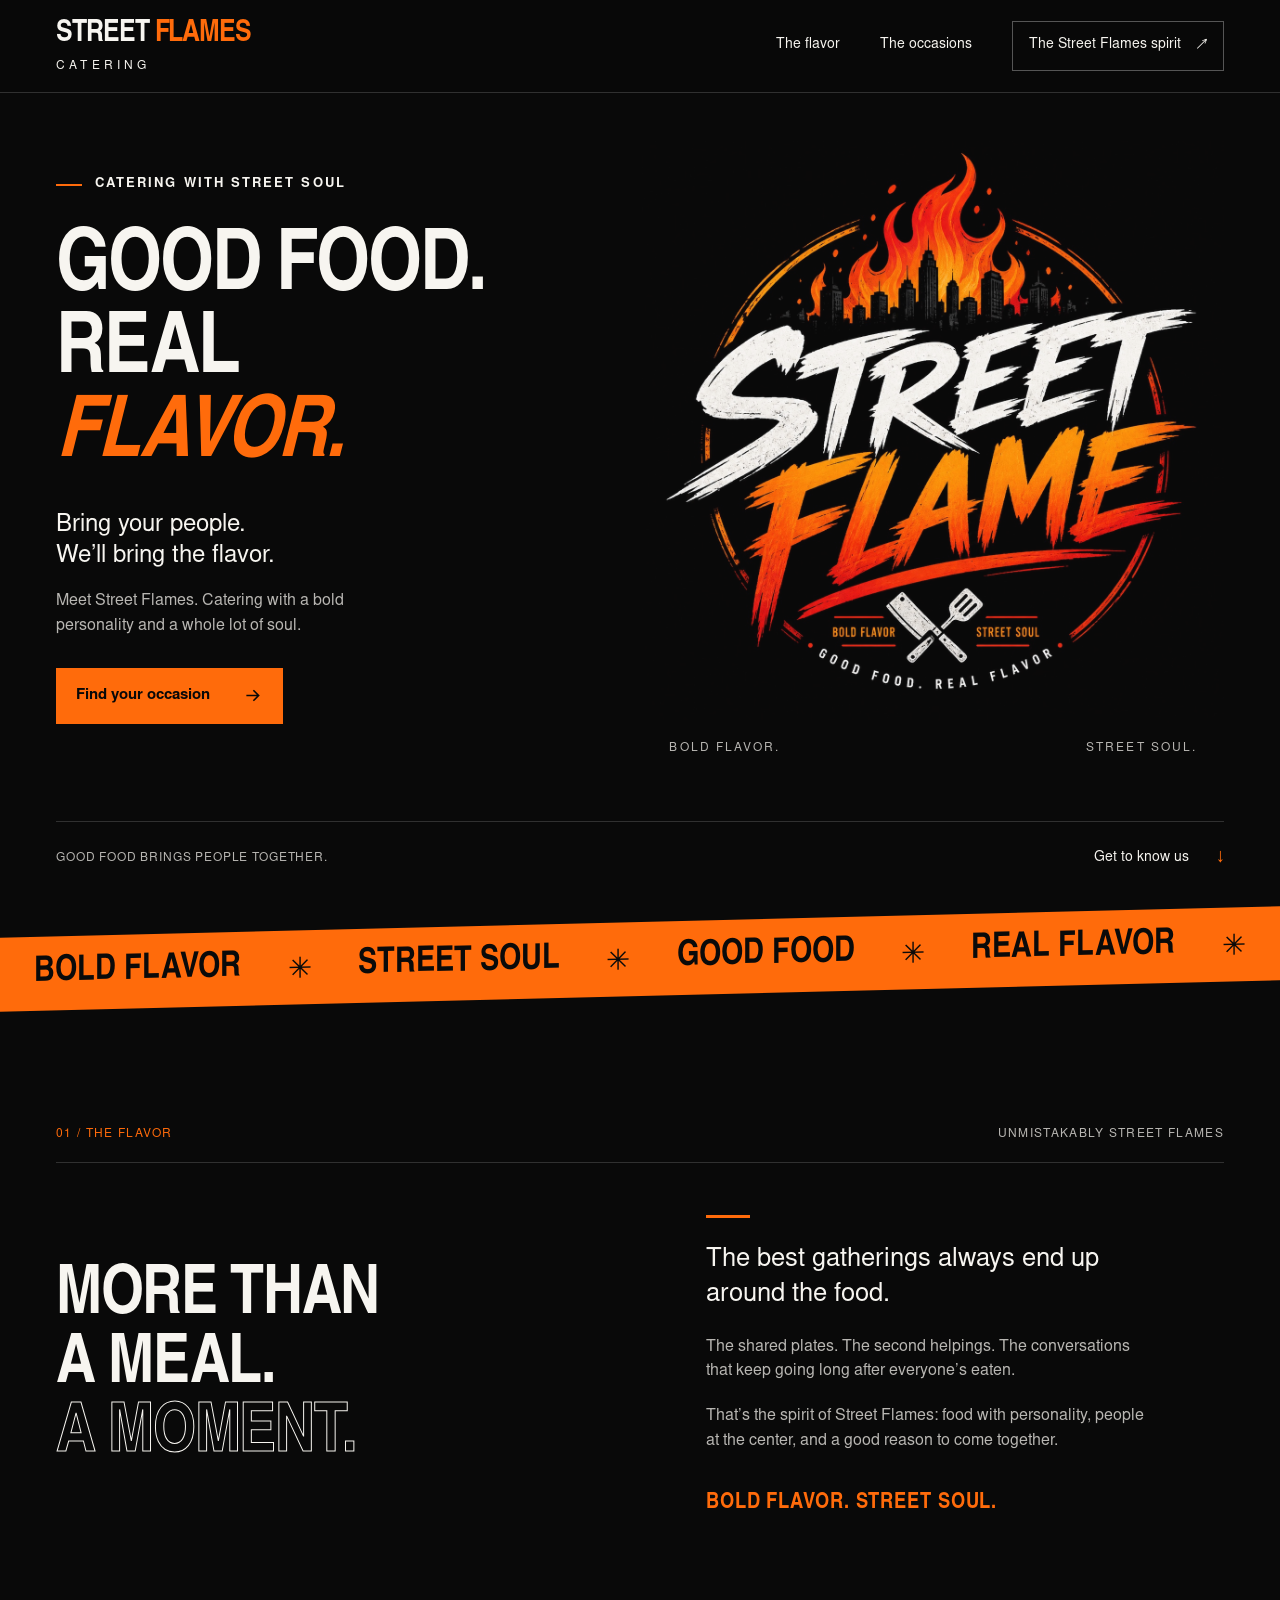
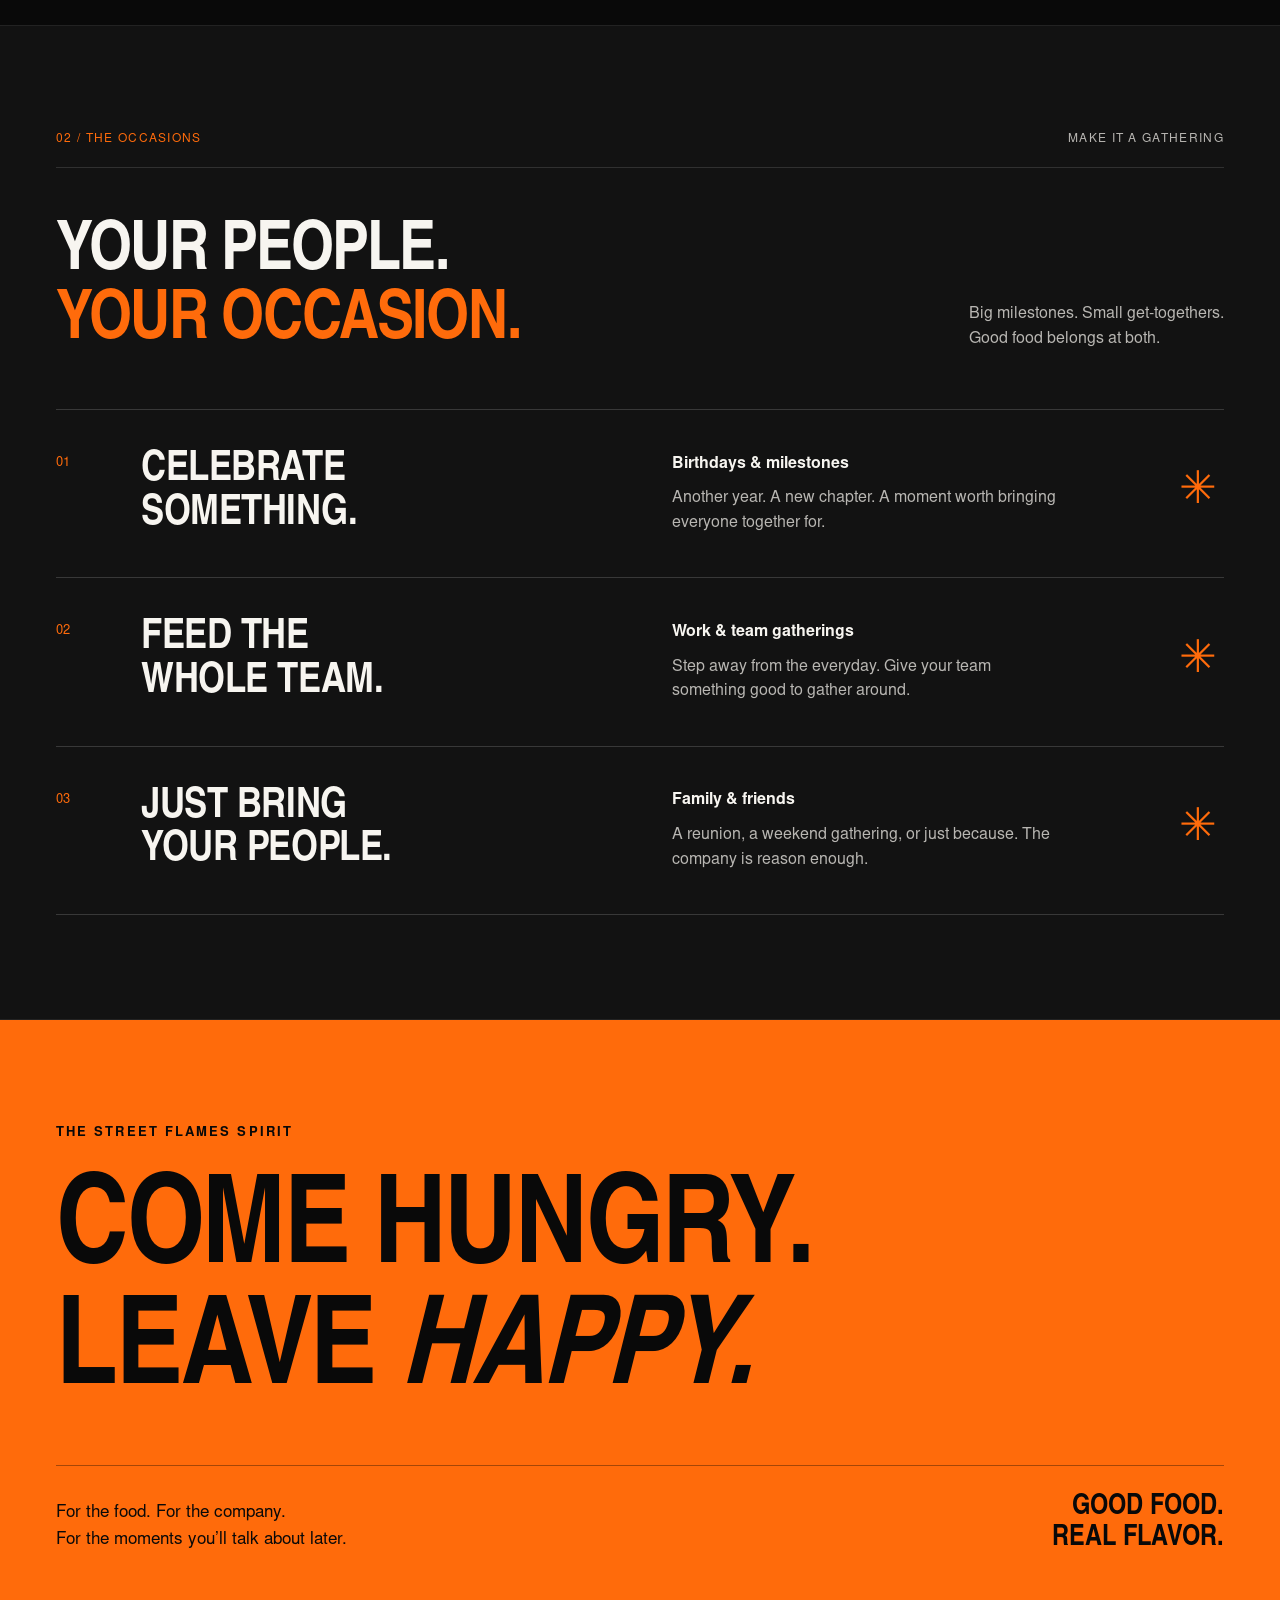
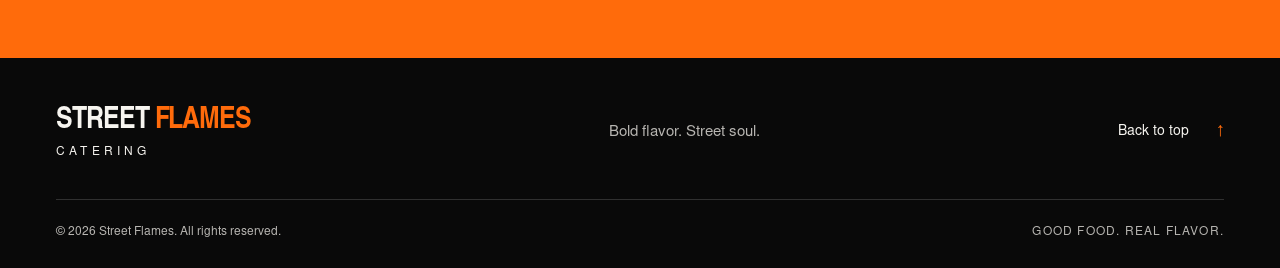
<file: index.html>
<!doctype html>
<html lang="en">
<head>
  <meta charset="UTF-8">
  <meta name="viewport" content="width=device-width, initial-scale=1">
  <meta name="theme-color" content="#090909">
  <meta name="description" content="Street Flames catering. Bold flavor, street soul, and good food that brings people together.">
  <title>Street Flames — Bold Flavor. Street Soul.</title>
  <link rel="icon" href="./assets/street-flames-logo.jpeg" type="image/jpeg">
  <link rel="preload" href="./assets/display.woff" as="font" type="font/woff" crossorigin>
  <link rel="stylesheet" href="./styles.css">
  <script src="./script.js" defer></script>
</head>
<body id="top">
  <a class="skip-link" href="#main">Skip to content</a>
  <header class="site-header">
    <div class="header-inner wrap">
      <a class="wordmark" href="#top" aria-label="Street Flames, home">STREET <span>FLAMES</span><small>CATERING</small></a>
      <button class="menu-toggle" aria-expanded="false" aria-controls="navigation" type="button"><span class="menu-label">Menu</span><span class="menu-lines" aria-hidden="true"></span></button>
      <nav id="navigation" aria-label="Main navigation">
        <a href="#about">The flavor</a>
        <a href="#occasions">The occasions</a>
        <a class="nav-cta" href="#street-soul">The Street Flames spirit <span aria-hidden="true">↗</span></a>
      </nav>
    </div>
  </header>
  <main id="main">
    <section class="hero wrap" aria-labelledby="hero-title">
      <div class="hero-copy">
        <p class="eyebrow"><span aria-hidden="true" class="little-rule"></span> CATERING WITH STREET SOUL</p>
        <h1 id="hero-title">GOOD FOOD.<br>REAL <em>FLAVOR.</em></h1>
        <p class="hero-description">Bring your people.<br>We’ll bring the flavor.</p>
        <p class="hero-intro">Meet Street Flames. Catering with a bold personality and a whole lot of soul.</p>
        <a class="button" href="#occasions">Find your occasion <svg aria-hidden="true" width="21" height="21" viewBox="0 0 24 24" fill="none"><path d="M5 12h14m-6-6 6 6-6 6" stroke="currentColor" stroke-width="1.8"/></svg></a>
      </div>
      <figure class="hero-art">
        <img src="./assets/street-flames-logo.jpeg" alt="Street Flame logo: a city skyline surrounded by orange and red flames, white Street lettering, orange Flame lettering, and crossed cooking utensils." width="1254" height="1254" fetchpriority="high">
        <figcaption><span>BOLD FLAVOR.</span><span>STREET SOUL.</span></figcaption>
      </figure>
      <div class="hero-bottom"><span>GOOD FOOD BRINGS PEOPLE TOGETHER.</span><a href="#about">Get to know us <span aria-hidden="true">↓</span></a></div>
    </section>
    <div class="brand-strip" aria-hidden="true"><div><span>BOLD FLAVOR</span><b>✳</b><span>STREET SOUL</span><b>✳</b><span>GOOD FOOD</span><b>✳</b><span>REAL FLAVOR</span><b>✳</b></div></div>
    <section class="about wrap section-space" id="about" aria-labelledby="about-title">
      <div class="section-label"><span>01 / THE FLAVOR</span><span class="small-tag">UNMISTAKABLY STREET FLAMES</span></div>
      <div class="about-grid">
        <h2 id="about-title">MORE THAN<br>A MEAL.<br><span class="outline-text">A MOMENT.</span></h2>
        <div class="about-copy"><span class="accent-rule" aria-hidden="true"></span><p class="lead">The best gatherings always end up around the food.</p><p>The shared plates. The second helpings. The conversations that keep going long after everyone’s eaten.</p><p>That’s the spirit of Street Flames: food with personality, people at the center, and a good reason to come together.</p><p class="signature">BOLD FLAVOR. STREET SOUL.</p></div>
      </div>
    </section>
    <section class="occasions section-space" id="occasions" aria-labelledby="occasions-title">
      <div class="wrap">
        <div class="section-label"><span>02 / THE OCCASIONS</span><span class="small-tag">MAKE IT A GATHERING</span></div>
        <div class="occasions-heading"><h2 id="occasions-title">YOUR PEOPLE.<br><span class="orange-text">YOUR OCCASION.</span></h2><p>Big milestones. Small get-togethers.<br>Good food belongs at both.</p></div>
        <div class="occasion-list">
          <article class="occasion"><span class="occasion-number">01</span><h3>CELEBRATE<br>SOMETHING.</h3><div><p class="occasion-category">Birthdays & milestones</p><p>Another year. A new chapter. A moment worth bringing everyone together for.</p></div><span class="occasion-mark" aria-hidden="true">✳</span></article>
          <article class="occasion"><span class="occasion-number">02</span><h3>FEED THE<br>WHOLE TEAM.</h3><div><p class="occasion-category">Work & team gatherings</p><p>Step away from the everyday. Give your team something good to gather around.</p></div><span class="occasion-mark" aria-hidden="true">✳</span></article>
          <article class="occasion"><span class="occasion-number">03</span><h3>JUST BRING<br>YOUR PEOPLE.</h3><div><p class="occasion-category">Family & friends</p><p>A reunion, a weekend gathering, or just because. The company is reason enough.</p></div><span class="occasion-mark" aria-hidden="true">✳</span></article>
        </div>
      </div>
    </section>
    <section class="spirit section-space" id="street-soul" aria-labelledby="spirit-title">
      <div class="wrap spirit-inner">
        <p class="eyebrow">THE STREET FLAMES SPIRIT</p>
        <h2 id="spirit-title">COME HUNGRY.<br>LEAVE <em>HAPPY.</em></h2>
        <div class="spirit-bottom"><p>For the food. For the company.<br>For the moments you’ll talk about later.</p><p class="spirit-signoff">GOOD FOOD.<br>REAL FLAVOR.</p></div>
      </div>
    </section>
  </main>
  <footer class="site-footer wrap">
    <div class="footer-top"><a class="wordmark" href="#top" aria-label="Street Flames, back to top">STREET <span>FLAMES</span><small>CATERING</small></a><p>Bold flavor. Street soul.</p><a class="back-top" href="#top">Back to top <span aria-hidden="true">↑</span></a></div>
    <div class="footer-bottom"><span>© <span id="year">2026</span> Street Flames. All rights reserved.</span><span>GOOD FOOD. REAL FLAVOR.</span></div>
  </footer>
</body>
</html>
</file>
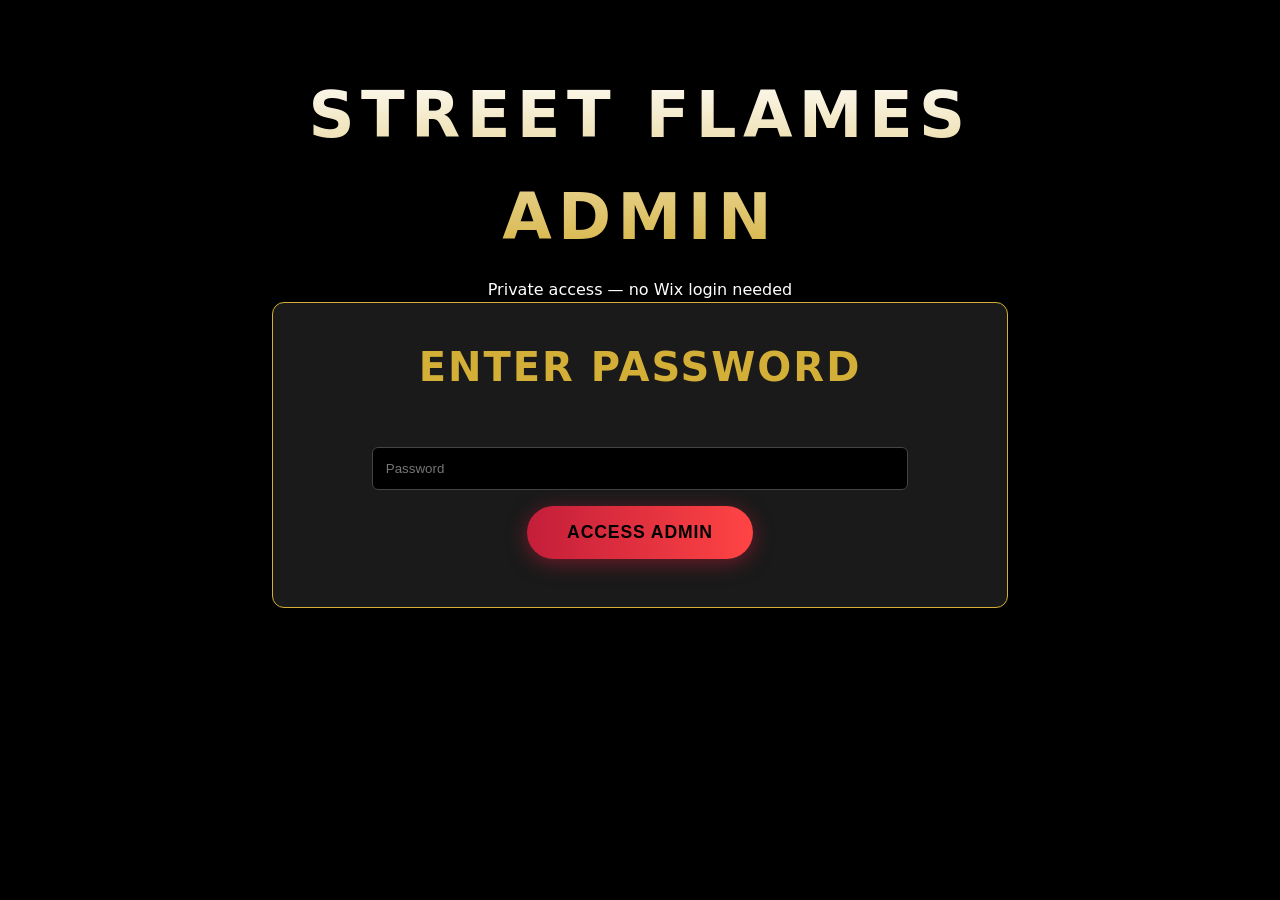
<file: admin.html>
<!doctype html>
<html lang="en">
<head>
  <meta charset="UTF-8">
  <meta name="viewport" content="width=device-width, initial-scale=1">
  <meta http-equiv="refresh" content="0; url=./legacy/admin.html">
  <title>Street Flames — Previous Admin Page</title>
</head>
<body>
  <p><a href="./legacy/admin.html">Open the previous Street Flames admin page.</a></p>
</body>
</html>
</file>
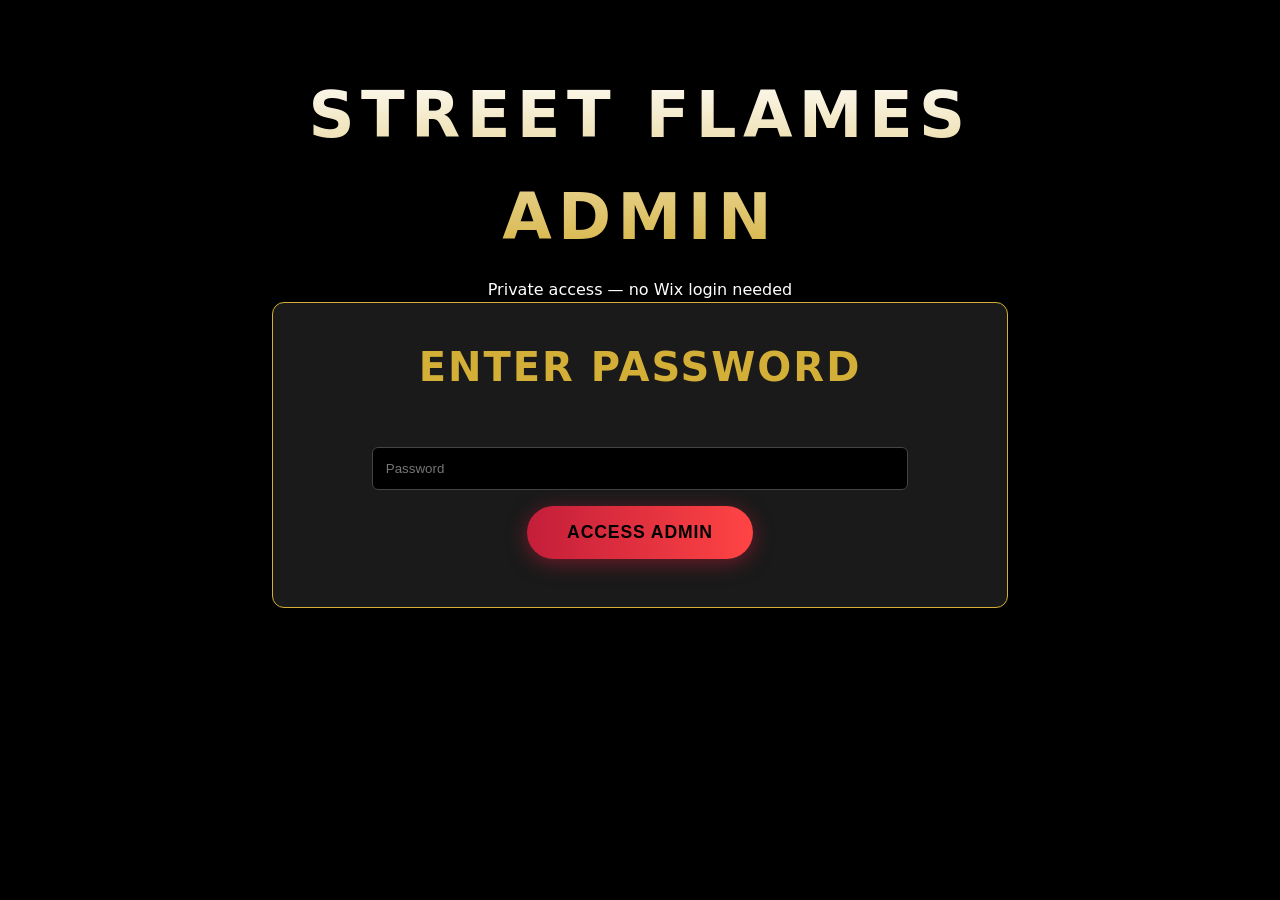
<file: legacy/admin.html>
<!DOCTYPE html>
<html lang="en">
<head>
  <meta charset="UTF-8">
  <meta name="viewport" content="width=device-width, initial-scale=1.0">
  <title>Street Flames Admin</title>
  <link rel="stylesheet" href="styles.css">
  <style>
    .admin-container { max-width: 800px; margin: 2rem auto; padding: 2rem; }
    .password-box { background: #1a1a1a; padding: 2rem; border-radius: 12px; border: 1px solid #d4af37; text-align: center; }
    .requests { margin-top: 2rem; }
    .request-card { background: #111; border: 1px solid #c41e3a; border-radius: 8px; padding: 1rem; margin-bottom: 1rem; }
    .request-card h4 { color: #d4af37; }
    .hidden { display: none; }
  </style>
</head>
<body>
  <div class="admin-container">
    <h1 style="text-align:center; color:#d4af37;">Street Flames Admin</h1>
    <p style="text-align:center;">Private access — no Wix login needed</p>

    <div id="login" class="password-box">
      <h2>Enter Password</h2>
      <input type="password" id="pw" placeholder="Password" style="padding:0.8rem; width:80%; margin:1rem 0; background:#000; color:#fff; border:1px solid #444; border-radius:6px;">
      <button onclick="checkPassword()" class="cta-btn">Access Admin</button>
      <p id="login-error" style="color:#c41e3a; margin-top:1rem;"></p>
    </div>

    <div id="dashboard" class="hidden">
      <h2>Booking Requests</h2>
      <p>Requests submitted via the public form appear here (stored in this browser).</p>
      <div id="requests" class="requests">
        <p>No requests yet. Submit a test from the main site.</p>
      </div>
      <button onclick="clearRequests()" class="cta-btn secondary" style="margin-top:1rem;">Clear All Requests</button>
      <hr style="margin:2rem 0; border-color:#333;">
      <h3>Quick Actions</h3>
      <a href="https://manage.wix.com/dashboard/da1a6bed-8ea2-4bb9-9e31-ddc2a2d0cd15/bookings" target="_blank" class="cta-btn">Open Wix Bookings Calendar</a>
      <p class="small" style="margin-top:1rem;">Use the Wix Owner App for full calendar control on your phone.</p>
      <button onclick="logout()" class="cta-btn secondary" style="margin-top:1rem;">Logout</button>
    </div>
  </div>

  <script>
    const CORRECT_PW = "streetflame";

    function checkPassword() {
      const input = document.getElementById('pw').value;
      if (input === CORRECT_PW) {
        document.getElementById('login').classList.add('hidden');
        document.getElementById('dashboard').classList.remove('hidden');
        loadRequests();
      } else {
        document.getElementById('login-error').textContent = "Incorrect password";
      }
    }

    function loadRequests() {
      const stored = JSON.parse(localStorage.getItem('streetflames_requests') || '[]');
      const container = document.getElementById('requests');
      if (stored.length === 0) {
        container.innerHTML = '<p>No requests yet. Submit a test from the main site.</p>';
        return;
      }
      container.innerHTML = stored.map((r, i) => `
        <div class="request-card">
          <h4>${r.name} — ${r.date}</h4>
          <p><strong>Email:</strong> ${r.email}</p>
          <p><strong>Guests:</strong> ${r.guests} | <strong>Menu:</strong> ${r.menu}</p>
          <p><strong>Details:</strong> ${r.details || '—'}</p>
          <p class="small">Submitted: ${r.time}</p>
        </div>
      `).join('');
    }

    function clearRequests() {
      if (confirm('Clear all stored requests?')) {
        localStorage.removeItem('streetflames_requests');
        loadRequests();
      }
    }

    function logout() {
      document.getElementById('dashboard').classList.add('hidden');
      document.getElementById('login').classList.remove('hidden');
      document.getElementById('pw').value = '';
    }
  </script>
</body>
</html>
</file>
<file: styles.css>
@font-face{font-family:StreetDisplay;src:url('./assets/display.woff') format('woff');font-style:normal;font-weight:700;font-display:swap}
@font-face{font-family:StreetSans;src:url('./assets/body.woff') format('woff');font-style:normal;font-weight:400;font-display:swap}
@font-face{font-family:StreetSans;src:url('./assets/body-bold.woff') format('woff');font-style:normal;font-weight:700;font-display:swap}
:root{color-scheme:dark;--black:#090909;--surface:#121212;--white:#f7f5f0;--muted:#b8b6b2;--orange:#ff6b0b;--red:#e8320b;--line:#303030;--body:StreetSans,Arial,sans-serif;--display:StreetDisplay,Impact,'Arial Narrow',sans-serif}
*{box-sizing:border-box}html{scroll-behavior:smooth;scroll-padding-top:7rem}body{margin:0;background:var(--black);color:var(--white);font-family:var(--body);font-size:1rem;line-height:1.55;-webkit-font-smoothing:antialiased}a{color:inherit;text-decoration:none}button{font:inherit}button,a{-webkit-tap-highlight-color:transparent}button:focus-visible,a:focus-visible{outline:3px solid var(--orange);outline-offset:6px}::selection{background:var(--orange);color:var(--black)}.wrap{width:min(100% - 7rem,1320px);margin-inline:auto}.skip-link{position:fixed;left:1rem;top:-8rem;z-index:100;background:var(--orange);color:#000;padding:1rem}.skip-link:focus{top:1rem}.site-header{position:sticky;top:0;z-index:20;background:rgba(9,9,9,.96);border-bottom:1px solid var(--line);backdrop-filter:blur(16px)}.header-inner{min-height:92px;display:flex;align-items:center;justify-content:space-between;gap:2rem}.wordmark{font-family:var(--display);font-weight:700;font-size:1.9rem;line-height:1;white-space:nowrap;letter-spacing:-.035em}.wordmark>span{color:var(--orange)}.wordmark small{display:block;font-family:var(--body);font-size:.75rem;font-weight:400;letter-spacing:.35em;margin-top:.55rem}.site-header nav{display:flex;gap:2.5rem;align-items:center;font-size:.875rem}.site-header nav a{transition:color .18s}.site-header nav a:hover{color:var(--orange)}.nav-cta{padding:.8rem 1rem;border:1px solid #555}.nav-cta span{margin-left:.75rem}.menu-toggle{display:none}.hero{display:grid;grid-template-columns:1fr 1.02fr;align-items:center;gap:1rem;padding-top:3rem;position:relative}.eyebrow{font-size:.8125rem;letter-spacing:.16em;font-weight:700;margin:0 0 2.2rem;display:flex;align-items:center;gap:.8rem}.little-rule{height:2px;width:26px;background:var(--orange);flex-shrink:0}.hero h1{font-family:var(--display);font-size:clamp(4rem,6.65vw,6.9rem);font-weight:700;line-height:.97;letter-spacing:-.025em;margin:0 0 1.8rem}.hero h1 em{display:block;color:var(--orange);font-style:italic;line-height:1.02}.hero-description{font-size:1.5rem;line-height:1.3;margin:0 0 1rem}.hero-intro{max-width:22rem;color:var(--muted);margin:0 0 1.8rem}.button{display:inline-flex;align-items:center;justify-content:space-between;gap:2rem;background:var(--orange);color:#080808;min-height:56px;padding:.95rem 1.25rem;font-size:.9375rem;font-weight:700;transition:background .2s,transform .2s}.button:hover{background:#ff8632;transform:translateY(-2px)}.button svg{flex-shrink:0}.hero-art{margin:0;position:relative;align-self:center;min-width:0}.hero-art img{width:100%;height:auto;display:block;mix-blend-mode:screen;object-fit:contain}.hero-art figcaption{display:flex;justify-content:space-between;gap:1rem;margin:1rem 1.7rem 0;color:var(--muted);font-size:.75rem;letter-spacing:.17em}.hero-bottom{grid-column:1/-1;margin-top:3rem;padding:1.6rem 0 1.8rem;border-top:1px solid var(--line);display:flex;align-items:center;justify-content:space-between;gap:1rem;font-size:.75rem;letter-spacing:.07em;color:var(--muted)}.hero-bottom a{font-size:.875rem;color:var(--white);letter-spacing:0}.hero-bottom a span{display:inline-block;margin-left:1.5rem;color:var(--orange)}.brand-strip{overflow:hidden;background:var(--orange);color:#0a0a0a;transform:skewY(-1.4deg);margin-top:1.5rem;margin-bottom:1.5rem}.brand-strip>div{min-width:860px;display:flex;align-items:center;justify-content:space-around;gap:2rem;padding:1rem 1.7rem;font-family:var(--display);font-size:2.2rem;font-weight:700;line-height:1.2;white-space:nowrap}.brand-strip b{font-family:Arial,sans-serif;font-size:1.8rem;font-weight:400}.section-space{padding-block:6.5rem}.section-label{display:flex;justify-content:space-between;align-items:center;gap:1rem;padding-bottom:1.2rem;border-bottom:1px solid var(--line);font-size:.75rem;letter-spacing:.11em}.section-label>span:first-child{color:var(--orange)}.small-tag{color:var(--muted)}h2{font-family:var(--display);font-size:clamp(3.4rem,5.3vw,5.5rem);font-weight:700;line-height:1.02;letter-spacing:-.02em;margin:0}.about-grid{display:grid;grid-template-columns:1.1fr 1fr;gap:5rem;padding-top:3.2rem;align-items:center}.outline-text{color:var(--white);-webkit-text-stroke:1px var(--white)}@supports (-webkit-text-stroke:1px #fff){.outline-text{color:transparent}}.about-copy{max-width:28rem}.accent-rule{display:block;width:44px;height:3px;background:var(--orange);margin-bottom:1.6rem}.about-copy .lead{font-size:1.6rem;line-height:1.35;color:var(--white);margin:0 0 1.4rem}.about-copy p{color:var(--muted);margin:0 0 1.25rem}.about-copy .signature{font-family:var(--display);font-size:1.4rem;font-weight:700;color:var(--orange);letter-spacing:.04em;margin-top:2rem;margin-bottom:0}.occasions{background:var(--surface);border-top:1px solid #222;border-bottom:1px solid #222}.occasions-heading{display:flex;align-items:flex-end;justify-content:space-between;gap:3rem;padding:3.2rem 0}.orange-text{color:var(--orange)}.occasions-heading>p{color:var(--muted);margin:0 0 .4rem;flex-shrink:0}.occasion{display:grid;grid-template-columns:45px 1.05fr 1fr 45px;gap:2.5rem;align-items:center;padding:2.5rem 0;border-top:1px solid #383838}.occasion:last-child{border-bottom:1px solid #383838}.occasion-number{align-self:start;color:var(--orange);font-size:.8125rem;padding-top:.25rem}.occasion h3{font-family:var(--display);font-size:2.65rem;font-weight:700;line-height:1.03;letter-spacing:-.01em;margin:0}.occasion p{margin:0;max-width:24rem;color:var(--muted)}.occasion p.occasion-category{font-size:1rem;color:var(--white);margin-bottom:.6rem;font-weight:700}.occasion-mark{font-size:2.8rem;line-height:1;color:var(--orange)}.spirit{background:var(--orange);color:var(--black);position:relative;overflow:hidden}.spirit-inner{position:relative}.spirit .eyebrow{margin-bottom:2rem}.spirit h2{font-size:clamp(4.8rem,9.6vw,9rem);line-height:.98}.spirit h2 em{font-style:italic}.spirit-bottom{display:flex;align-items:flex-end;justify-content:space-between;gap:2rem;border-top:1px solid rgba(0,0,0,.35);margin-top:3rem;padding-top:1.6rem}.spirit-bottom p{margin:0;font-size:1.0625rem}.spirit-bottom .spirit-signoff{font-family:var(--display);font-weight:700;font-size:1.8rem;line-height:1.08;text-align:right}.site-footer{padding-top:3rem;padding-bottom:1.7rem}.footer-top{display:flex;align-items:center;justify-content:space-between;gap:2rem;padding-bottom:2.5rem}.footer-top>p{font-size:.9375rem;color:var(--muted)}.back-top{font-size:.875rem}.back-top span{color:var(--orange);margin-left:1.5rem}.footer-bottom{padding-top:1.4rem;border-top:1px solid var(--line);display:flex;justify-content:space-between;gap:1rem;color:var(--muted);font-size:.75rem}.footer-bottom>span:last-child{letter-spacing:.1em}
@media(min-width:1600px){.hero{padding-top:4rem}.hero-art{padding-inline:1rem}.hero-bottom{margin-top:4rem}}
@media(max-width:1050px){.wrap{width:calc(100% - 4rem)}.site-header nav{gap:1.3rem}.hero{padding-top:3rem}.hero h1{font-size:6.8vw}.hero-intro{font-size:1rem}.hero-art figcaption{margin-inline:.5rem}.about-grid{gap:3rem}.occasions-heading{gap:2rem}.occasions-heading>p{font-size:1rem}.occasion{gap:1.5rem;grid-template-columns:30px 1fr 1.15fr 35px}.occasion h3{font-size:2.3rem}.occasion-mark{font-size:2.2rem}.section-space{padding-block:5rem}}
@media(max-width:760px){html{scroll-padding-top:6rem}.wrap{width:calc(100% - 2.5rem)}.header-inner{min-height:78px;gap:1rem}.wordmark{font-size:1.7rem}.wordmark small{font-size:.75rem;margin-top:.4rem}.menu-toggle{display:flex;align-items:center;gap:.75rem;border:1px solid #444;background:transparent;color:var(--white);padding:.7rem .8rem;min-height:44px;font-size:.875rem}.menu-lines{position:relative;display:block;width:16px;height:10px;border-top:1px solid currentColor;border-bottom:1px solid currentColor}.menu-toggle[aria-expanded=true] .menu-lines{border:0}.menu-toggle[aria-expanded=true] .menu-lines:before,.menu-toggle[aria-expanded=true] .menu-lines:after{content:'';width:18px;height:1px;background:currentColor;position:absolute;top:5px;left:0;transform:rotate(45deg)}.menu-toggle[aria-expanded=true] .menu-lines:after{transform:rotate(-45deg)}.site-header nav{display:none;position:absolute;top:100%;left:0;right:0;padding:1rem 1.25rem 1.5rem;background:#111;border-bottom:1px solid #444;flex-direction:column;align-items:stretch;gap:0}.site-header nav.is-open{display:flex}.site-header nav a{padding:1rem .75rem;min-height:48px}.site-header nav .nav-cta{margin-top:.5rem}.hero{grid-template-columns:1fr;padding-top:2.5rem;gap:0}.eyebrow{font-size:.75rem;letter-spacing:.11em;margin-bottom:1.6rem}.hero h1{font-size:clamp(3.3rem,12vw,6.5rem);line-height:1}.hero h1 em{display:inline}.hero-description{font-size:1.35rem}.hero-intro{max-width:28rem;margin-bottom:1.6rem}.hero-art{width:min(100%,450px);margin:1.7rem auto 0}.hero-art figcaption{margin:0 1rem;font-size:.75rem}.hero-bottom{margin-top:2rem;padding-top:1.3rem;padding-bottom:1.3rem}.hero-bottom>span{font-size:.75rem;max-width:12rem}.hero-bottom a{white-space:nowrap;font-size:.8125rem}.hero-bottom a span{margin-left:.5rem}.brand-strip{margin-top:.8rem}.brand-strip>div{padding-block:.85rem;font-size:1.9rem}.section-space{padding-block:3.8rem}.section-label{font-size:.75rem;letter-spacing:.06em}.small-tag{display:none}.about-grid{grid-template-columns:1fr;gap:2.2rem;padding-top:2.3rem}h2{font-size:clamp(3rem,10.5vw,4.8rem)}.about-copy{max-width:100%}.about-copy .lead{font-size:1.45rem}.about-grid h2 br:nth-child(2){display:none}.about-grid h2 .outline-text{display:block}.occasions-heading{display:block;padding:2.3rem 0}.occasions-heading>p{margin-top:1.4rem}.occasion{grid-template-columns:25px 1fr;column-gap:1rem;row-gap:1.2rem;align-items:start;padding:2rem 0}.occasion h3{font-size:2.45rem}.occasion h3 br{display:none}.occasion>div{grid-column:2}.occasion p{max-width:100%}.occasion-mark{display:none}.spirit h2{font-size:clamp(3.7rem,12vw,6rem)}.spirit-bottom{margin-top:2rem;padding-top:1.4rem}.spirit-bottom p{font-size:1rem}.spirit-bottom .spirit-signoff{font-size:1.4rem;min-width:5.3rem}.footer-top{flex-wrap:wrap;gap:1.4rem}.footer-top>p{order:3;margin:0;width:100%}.footer-bottom{flex-direction:column;gap:.8rem}.site-footer{padding-top:2.2rem}.back-top span{margin-left:.5rem}}
@media(max-width:360px){.wrap{width:calc(100% - 2rem)}.wordmark{font-size:1.45rem}.menu-toggle{padding:.6rem}.hero h1{font-size:3.2rem}.hero-bottom{flex-wrap:wrap}.hero-bottom>span{max-width:100%}.spirit-bottom{align-items:flex-start}.spirit-bottom .spirit-signoff{display:none}}
@media(prefers-reduced-motion:reduce){html{scroll-behavior:auto}*,*:before,*:after{transition:none!important;animation:none!important}}
@media(forced-colors:active){.outline-text{color:CanvasText;-webkit-text-stroke:0}.button{border:2px solid ButtonText}.site-header{border-bottom:1px solid CanvasText}}
</file>
<file: legacy/styles.css>
:root {
  --bg: #000000;
  --red: #c41e3a;
  --gold: #d4af37;
  --white: #ffffff;
  --dark: #1a1a1a;
  --accent: #ff3333;
}

* { box-sizing: border-box; margin: 0; padding: 0; }

body {
  font-family: 'Segoe UI', system-ui, sans-serif;
  background: var(--bg);
  color: var(--white);
  line-height: 1.6;
}

.hero {
  min-height: 100vh;
  background: linear-gradient(180deg, #000000 0%, #1a0000 100%);
  display: flex;
  align-items: center;
  justify-content: center;
  text-align: center;
  padding: 2rem;
  position: relative;
  overflow: hidden;
}

.hero::before {
  content: '';
  position: absolute;
  top: -20%;
  left: 50%;
  transform: translateX(-50%);
  width: 80%;
  height: 60%;
  background: radial-gradient(ellipse, rgba(196,30,58,0.45) 0%, transparent 70%);
  pointer-events: none;
}

.logo {
  width: 180px;
  height: 180px;
  border-radius: 50%;
  object-fit: cover;
  border: 4px solid var(--gold);
  box-shadow: 0 0 40px rgba(212,175,55,0.5);
  margin-bottom: 1.5rem;
}

h1 {
  font-size: 4rem;
  font-weight: 900;
  letter-spacing: 0.1em;
  text-transform: uppercase;
  background: linear-gradient(180deg, #ffffff 0%, var(--gold) 100%);
  -webkit-background-clip: text;
  -webkit-text-fill-color: transparent;
  margin-bottom: 0.5rem;
}

.tagline {
  font-size: 2.2rem;
  color: var(--red);
  font-weight: 700;
  margin: 1rem 0;
  text-transform: uppercase;
  letter-spacing: 0.05em;
}

.subtitle {
  font-size: 1.1rem;
  opacity: 0.85;
  margin-bottom: 2rem;
  color: var(--gold);
}

.cta-btn {
  display: inline-block;
  background: linear-gradient(90deg, var(--red), #ff4444);
  color: #000;
  padding: 1rem 2.5rem;
  border-radius: 50px;
  text-decoration: none;
  font-weight: 800;
  font-size: 1.1rem;
  text-transform: uppercase;
  letter-spacing: 0.05em;
  transition: transform 0.2s, box-shadow 0.2s;
  box-shadow: 0 4px 20px rgba(196,30,58,0.5);
  border: none;
  cursor: pointer;
}

.cta-btn:hover {
  transform: translateY(-3px);
  box-shadow: 0 8px 30px rgba(196,30,58,0.7);
}

.cta-btn.secondary {
  background: transparent;
  color: var(--gold);
  border: 2px solid var(--gold);
  box-shadow: none;
}

.section {
  padding: 5rem 2rem;
  max-width: 1100px;
  margin: 0 auto;
}

h2 {
  font-size: 2.5rem;
  text-align: center;
  margin-bottom: 2rem;
  color: var(--gold);
  text-transform: uppercase;
  letter-spacing: 0.05em;
}

.packages {
  display: grid;
  grid-template-columns: repeat(auto-fit, minmax(280px, 1fr));
  gap: 1.5rem;
  margin: 2rem 0;
}

.package {
  background: var(--dark);
  border: 1px solid var(--gold);
  border-radius: 12px;
  padding: 1.5rem;
  text-align: center;
}

.package h3 {
  color: var(--red);
  margin-bottom: 0.5rem;
}

.package .price {
  color: var(--gold);
  font-size: 1.4rem;
  font-weight: 700;
  margin: 0.5rem 0;
}

.gallery {
  display: grid;
  grid-template-columns: repeat(auto-fit, minmax(250px, 1fr));
  gap: 1rem;
  margin: 2rem 0;
}

.gallery img {
  width: 100%;
  height: 250px;
  object-fit: cover;
  border-radius: 12px;
  border: 2px solid var(--dark);
  transition: transform 0.3s;
}

.gallery img:hover {
  transform: scale(1.03);
  border-color: var(--gold);
}

.note {
  text-align: center;
  font-size: 0.9rem;
  opacity: 0.6;
  margin-top: 1rem;
}

.book-section {
  background: linear-gradient(180deg, transparent, #1a0000);
  border-radius: 20px;
  margin: 2rem auto;
  padding: 3rem 2rem;
}

.booking-card {
  background: var(--dark);
  border-radius: 16px;
  padding: 2rem;
  max-width: 500px;
  margin: 0 auto;
  border: 1px solid var(--gold);
}

.booking-card h3 {
  color: var(--red);
  margin-bottom: 0.5rem;
}

.phrase {
  color: var(--gold);
  font-weight: 700;
  font-size: 1.2rem;
  margin: 1rem 0;
  text-align: center;
}

.inquiry-form {
  display: flex;
  flex-direction: column;
  gap: 0.8rem;
  margin-top: 1.5rem;
}

.inquiry-form input,
.inquiry-form textarea,
.inquiry-form select {
  padding: 0.8rem;
  border-radius: 8px;
  border: 1px solid #444;
  background: #111;
  color: var(--white);
  font-size: 1rem;
}

.inquiry-form input:focus,
.inquiry-form textarea:focus,
.inquiry-form select:focus {
  outline: none;
  border-color: var(--gold);
}

#form-message {
  margin-top: 1rem;
  text-align: center;
  font-weight: 600;
  color: var(--gold);
}

.small {
  font-size: 0.85rem;
  opacity: 0.7;
  text-align: center;
  margin: 1rem 0;
}

footer {
  text-align: center;
  padding: 3rem 1rem;
  opacity: 0.7;
  font-size: 0.9rem;
  border-top: 1px solid #333;
}

footer a {
  color: var(--gold);
}

@media (max-width: 600px) {
  h1 { font-size: 2.5rem; }
  .tagline { font-size: 1.5rem; }
  .logo { width: 120px; height: 120px; }
}
</file>
